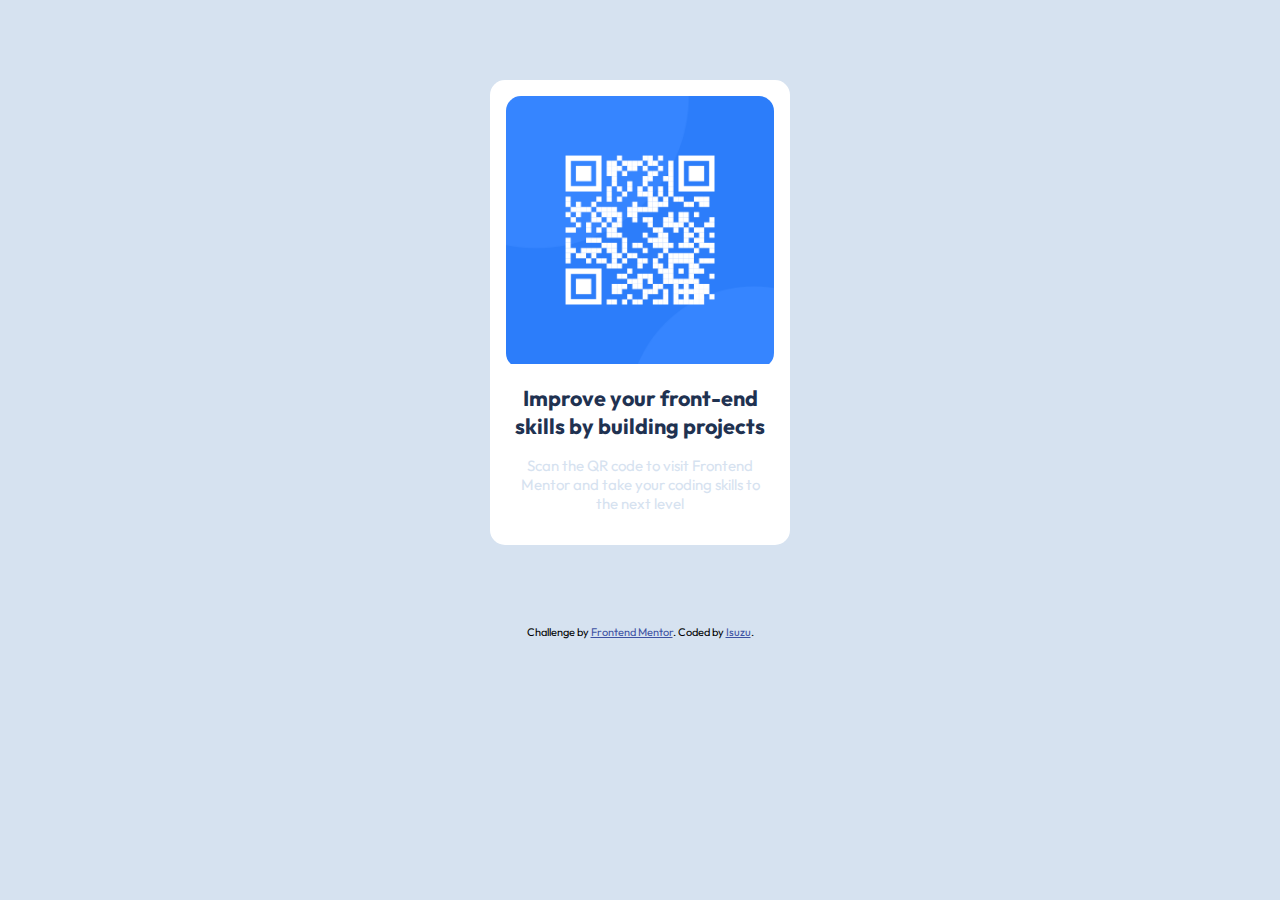
<file: D1 qr-code-component/index.html>
<!DOCTYPE html>
<html lang="en">
<head>
  <meta charset="UTF-8">
  <meta name="viewport" content="width=device-width, initial-scale=1.0">
  <link rel="icon" type="image/png" sizes="32x32" href="./images/favicon-32x32.png">
  <link rel="stylesheet" href="style.css">
  <title>Frontend Mentor | QR code component</title>
  <style>
  .attribution { font-size: 11px; text-align: center; }
  .attribution a { color: hsl(228, 45%, 44%); }
  </style>
</head>
<body>

  <div class="wrapper">
    <div class="qr"><img src="images/image-qr-code.png" alt="" srcset=""></div>
    <div class="desc">
      <h1 class="title">Improve your front-end skills by building projects</h1>
      <p class="subtitle">Scan the QR code to visit Frontend Mentor and take your coding skills to the next level</p>
    </div>
  </div>

  <div class="attribution">
    Challenge by <a href="https://www.frontendmentor.io?ref=challenge" target="_blank">Frontend Mentor</a>. 
    Coded by <a href="https://github.com/Isuzuri">Isuzu</a>.
  </div>
</body>
</html>
</file>
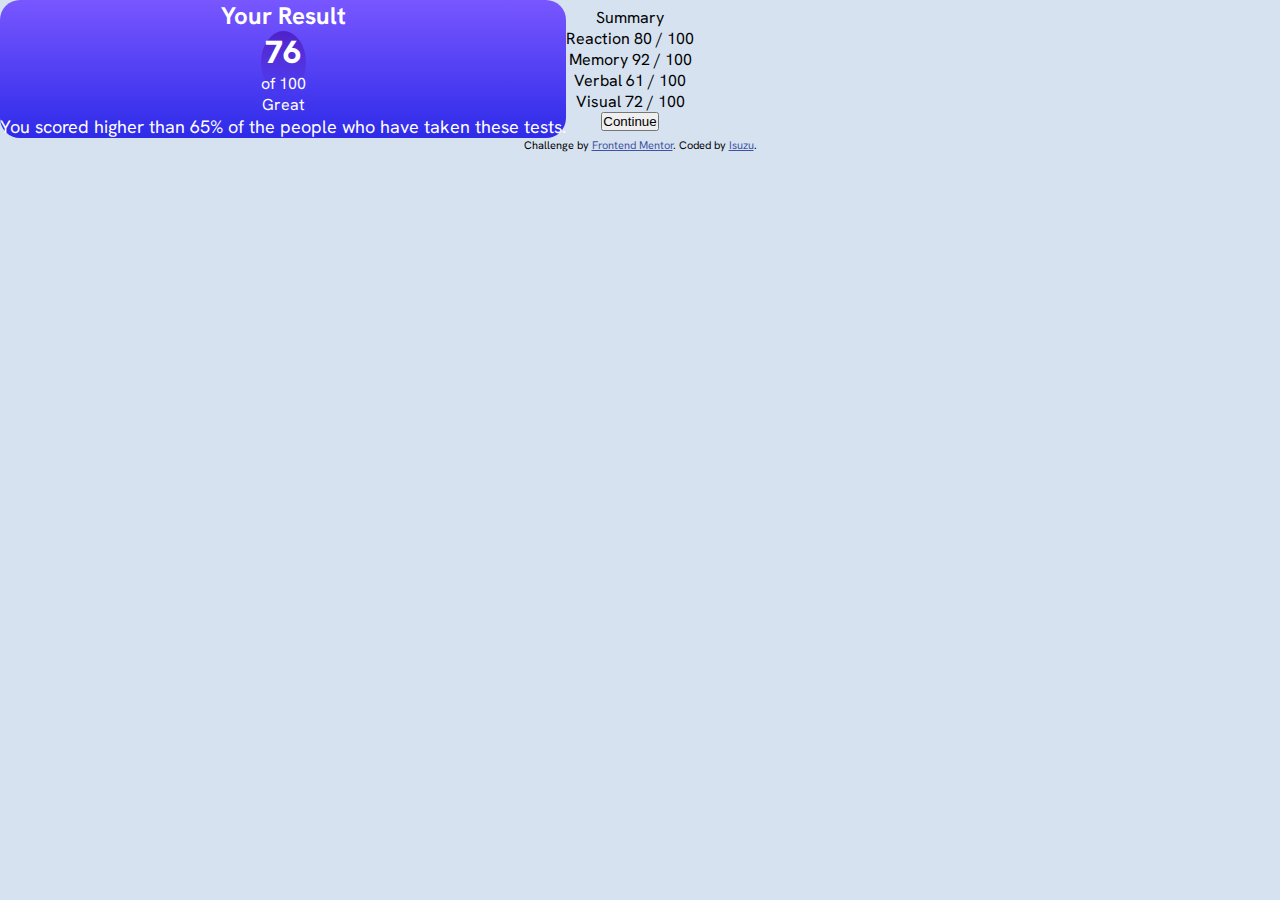
<file: D1 results-summary-component/index.html>
<!DOCTYPE html>
<html lang="en">
<head>
  <meta charset="UTF-8">
  <meta name="viewport" content="width=device-width, initial-scale=1.0"> <!-- displays site properly based on user's device -->
  <link rel="icon" type="image/png" sizes="32x32" href="./assets/images/favicon-32x32.png">
  <link rel="stylesheet" href="./assets/css/style.css">
  <title>Frontend Mentor | Results summary component</title>
  <style>
    .attribution { font-size: 11px; text-align: center; }
    .attribution a { color: hsl(228, 45%, 44%); }
  </style>
</head>
<body>

  <div class="wrap">
    <div class="result-block flex">
      <div class="title">Your Result</div>
      <div class="score"><p>76</p> of 100</div>
      <div class="subtitle">Great</div>
      <p class="desc">You scored higher than 65% of the people who have taken these tests.</p>
    </div>
    
    <div class="result-details flex">
      <div class="title">Summary</div>
      <div class="param red">Reaction 80 / 100</div>
      <div class="param yellow">Memory 92 / 100</div>
      <div class="param green">Verbal 61 / 100</div>
      <div class="param violet">Visual 72 / 100</div>
      <button>Continue</button>
    </div>
  </div>
  
  <div class="attribution">
    Challenge by <a href="https://www.frontendmentor.io?ref=challenge" target="_blank">Frontend Mentor</a>. 
    Coded by <a href="https://github.com/Isuzuri">Isuzu</a>.
  </div>
</body>
</html>
</file>
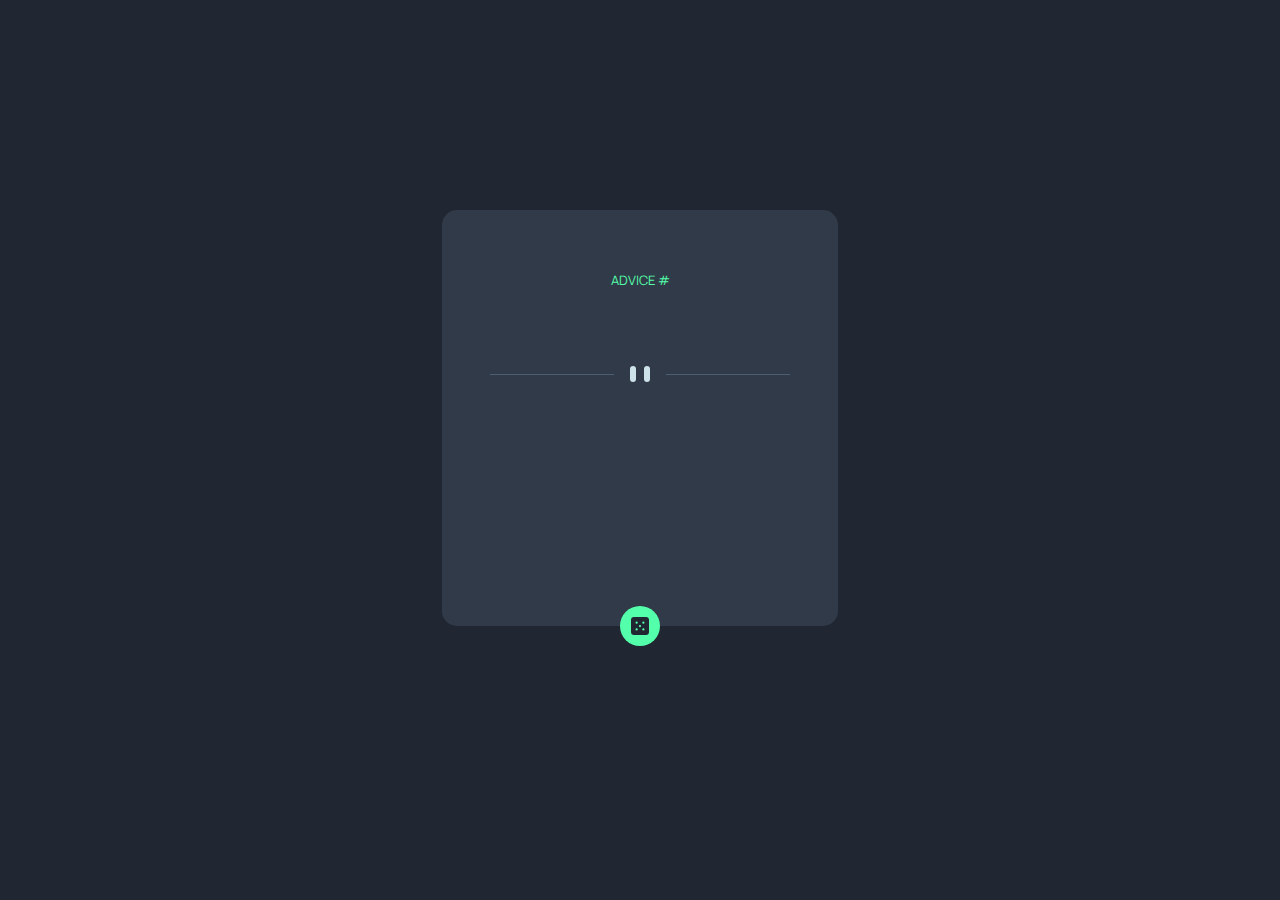
<file: D2 advice-generator-app/index.html>
<!DOCTYPE html>
<html lang="en">
<head>
  <meta charset="UTF-8">
  <meta name="viewport" content="width=device-width, initial-scale=1.0">
  <link rel="icon" type="image/png" sizes="32x32" href="./images/favicon-32x32.png">
  <link rel="preconnect" href="https://fonts.googleapis.com">
  <link rel="preconnect" href="https://fonts.gstatic.com" crossorigin>
  <link href="https://fonts.googleapis.com/css2?family=Manrope:wght@800&display=swap" rel="stylesheet">
  <link rel="stylesheet" href="style.css">
  <title>Frontend Mentor | Advice generator app</title>
</head>
<body>
  <div class="wrap">
    <p>ADVICE #<span id="advice-number"></span></p>
    <div class="desc"></div>
    <div class="divider"></div>
    <button id="generateAdvice"></button>
  </div>
  <script src="script.js"></script>
</body>
</html>
</file>
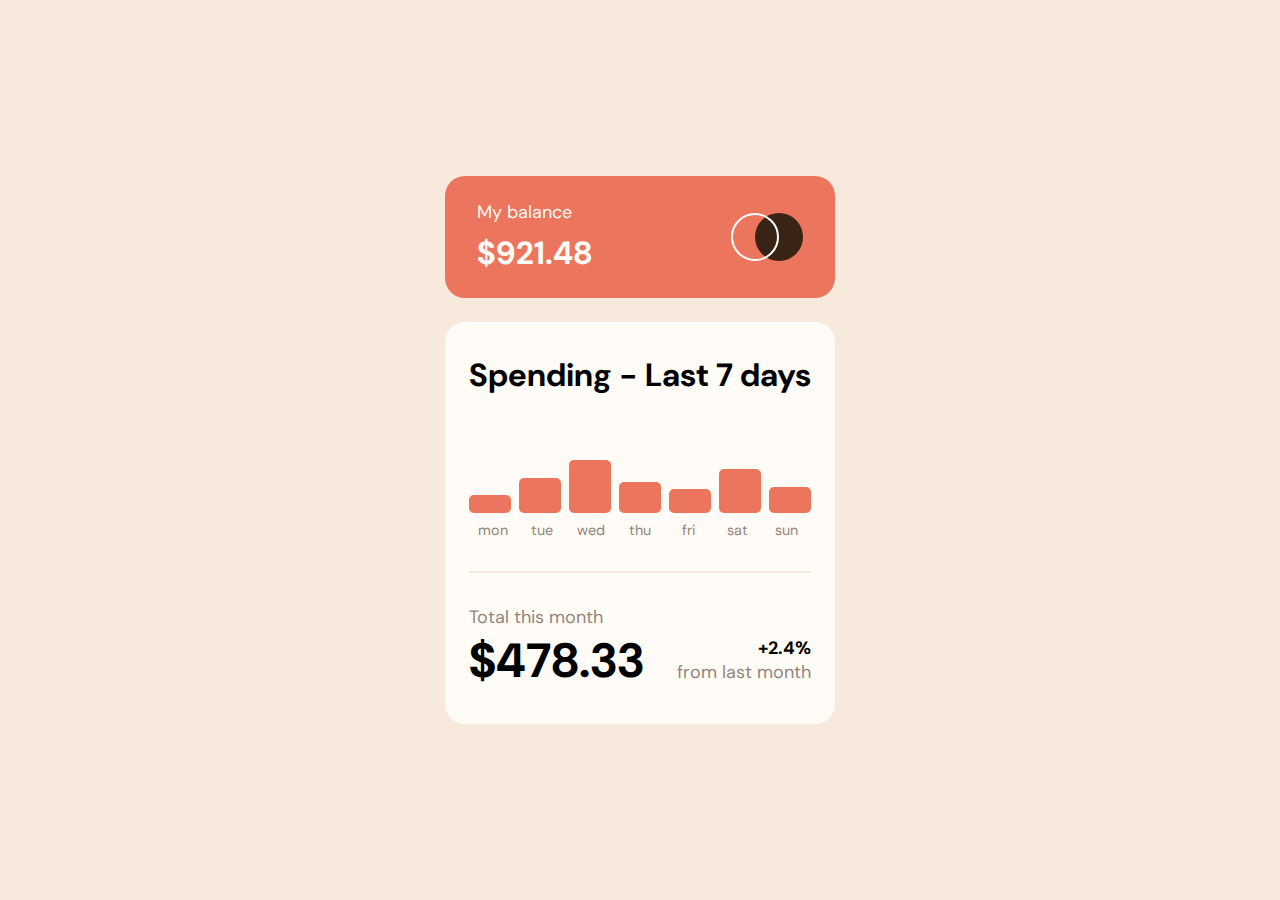
<file: D2 expenses-chart-component-main/index.html>
<!DOCTYPE html>
<html lang="en">
<head>
  <meta charset="UTF-8">
  <meta name="viewport" content="width=device-width, initial-scale=1.0">
  <link rel="icon" type="image/png" sizes="32x32" href="./images/favicon-32x32.png"> 
  <link rel="stylesheet" href="style.css">
  <title>Frontend Mentor | Expenses chart component</title>
</head>
<body>

  <div class="wrap">

    <header>
      <div class="l-side">
        <p>My balance</p>
        <h2>$921.48</h2>
      </div>
      <div class="r-side logo"></div>
    </header>

    <main>
      <h2>Spending - Last 7 days</h2>
      <div class="days">
        <div class="bar"></div>
        <div class="day mini"></div>
      </div>
      <hr>
      <footer>
        <div class="l-side">
          <p>Total this month</p>
          <h1>$478.33</h1>
        </div>
        <div class="r-side">
          <div class="b-bold">+2.4%</div>
          <p>from last month</p>
        </div>
      </footer>
    </main>

  </div>
  <script src="script.js"></script>
</body>
</html>
</file>
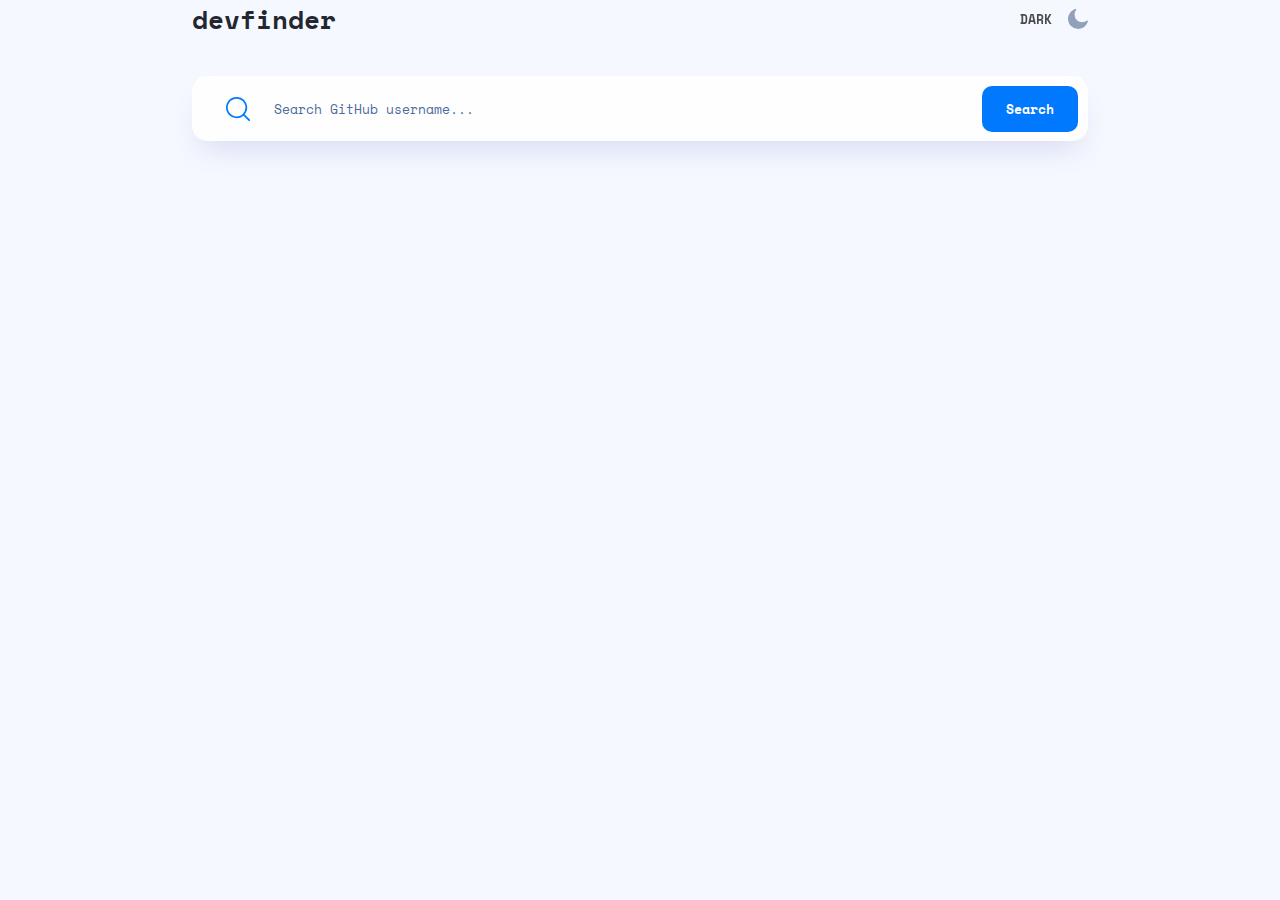
<file: D2 github-user-search-app/index.html>
<!DOCTYPE html>
<html lang="en">
<head>
  <meta charset="UTF-8">
  <meta name="viewport" content="width=device-width, initial-scale=1.0">
  <link rel="icon" type="image/png" sizes="32x32" href="./assets/icon/favicon-32x32.png">
  <link rel="stylesheet" href="assets/style.css">
  <title>Frontend Mentor | GitHub user search app</title>
</head>
<body>
  <div class="wrap">
    <header>
      <h1>devfinder</h1>
      <div class="theme-switch">
        <span>DARK</span>
        <img src="./assets/icon/icon-moon.svg" alt="">
      </div>
    </header>

    <div class="search-field">
      <label for="search-field" class="search-label"></label>
      <input type="text" class="search-input" placeholder="Search GitHub username..." id="search-field">
      <div class="search">
        <span>No Results</span>
        <button>Search</button>
      </div>
    </div>

    <main id="main">
      
    </main>

  </div>
  <script src="assets/script.js"></script>
</body>
</html>
</file>
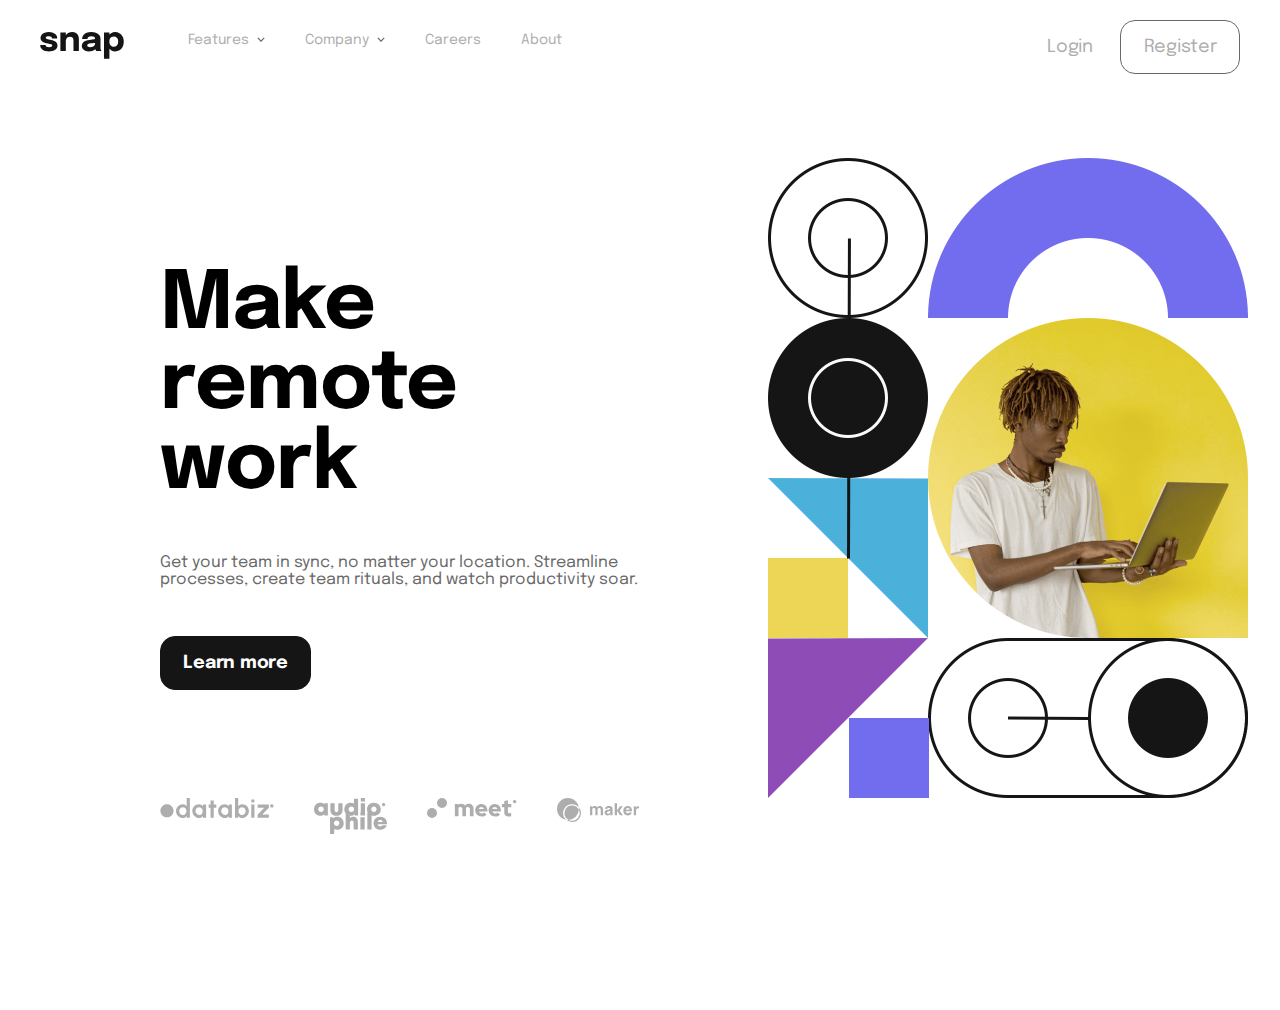
<file: D2 section-with-dropdown/index.html>
<!DOCTYPE html>
<html lang="en">
<head>
  <meta charset="UTF-8">
  <meta name="viewport" content="width=device-width, initial-scale=1.0">
  <link rel="icon" type="image/png" sizes="32x32" href="./images/favicon-32x32.png">
  <title>Intro section with dropdown navigation</title>
  <link rel="stylesheet" href="style.css">
</head>
<body>
  <div class="menu"><img src="images/icon-menu.svg" alt=""></div>
  <header>
    <div class="head-l-side body-s">
      <div class="logo"><img src="images/logo.svg" alt="snap"></div>
      <nav>
        <div class="li-features">Features<img src="images/icon-arrow-down.svg" alt="" class="dropdown-arrow"></div>
        <div class="li-company">Company<img src="images/icon-arrow-down.svg" alt="" class="dropdown-arrow"></div>
        <div class="li-careers">Careers</div>
        <div class="li-about">About</div>
      </nav>
    </div>
    <div class="head-r-side">
      <button id="login-btn">Login</button>
      <button id="register-btn">Register</button>
    </div>
  </header>

  <main>
    <div class="main-l-side">
      <h1 class="title">Make remote work</h1>
      <p class="desc doby-m">Get your team in sync, no matter your location. Streamline processes, create team rituals, and watch productivity soar.</p>
      <button id="learn-more-btn">Learn more</button>
      <div class="companys">
        <div class="databiz-logo"><img src="images/client-databiz.svg" alt="databiz"></div>
        <div class="audio-logo"><img src="images/client-audiophile.svg" alt="audiophile"></div>
        <div class="meet-logo"><img src="images/client-meet.svg" alt="meet"></div>
        <div class="maker-logo"><img src="images/client-maker.svg" alt="maker"></div>
      </div>
    </div>
    <div class="main-r-side">
      <img src="./images/image-hero-desktop.png" alt="">
    </div>
  </main>

<script src="script.js"></script>
</body>
</html>
</file>
<file: D1 qr-code-component/style.css>
@import url('https://fonts.googleapis.com/css2?family=Outfit:wght@400;700&display=swap');

* {
    box-sizing: border-box;
    margin: 0;
    padding: 0;
}

body {
    background-color: hsl(212, 45%, 89%);
    font-family: Outfit;
}

.wrapper {
    width: 300px;
    margin: 5rem auto;
    display: flex;
    flex-direction: column;
    padding: 1rem;
    border-radius: 15px;
    background-color: white;
}

.qr {
    border-radius: 15px;
    overflow: hidden;
}

.qr img {
    width: 100%;
}

.desc {
    text-align: center;
}

.title {
    margin: 1rem 0.5rem;
    font-size: 1.35rem;
    font-weight: 700;
    color: hsl(218, 44%, 22%);
}

.subtitle {
    margin: 1rem 0.5rem;
    font-size: 15px;
    font-weight: 400;
    color: hsl(212, 45%, 89%);
}
</file>
<file: D1 results-summary-component/assets/css/style.css>
@import url("https://fonts.googleapis.com/css2?family=Hanken+Grotesk:wght@500;700;800&display=swap");
* {
  box-sizing: border-box;
  margin: 0;
  padding: 0;
}

body {
  background-color: hsl(212deg, 45%, 89%);
  font-family: Hanken Grotesk;
}

p {
  font-size: 1.125rem;
}

.wrap {
  display: flex;
  border-radius: 20px;
}

.flex {
  display: flex;
  flex-direction: column;
  justify-content: center;
  align-items: center;
}

.result-block {
  background: linear-gradient(hsl(252deg, 100%, 67%) 0%, hsl(241deg, 81%, 54%) 100%);
  border-radius: 20px;
  color: white;
}
.result-block .title {
  font-size: 1.5rem;
  font-weight: 700;
}
.result-block .score {
  text-align: center;
  border-radius: 50%;
  background: linear-gradient(hsl(256deg, 72%, 46%) 0%, hsla(241deg, 72%, 46%, 0) 100%);
}
.result-block .score p {
  font-size: 2rem;
  font-weight: 800;
}/*# sourceMappingURL=style.css.map */
</file>
<file: D2 advice-generator-app/style.css>
:root {
    --neon-green: #53FFAA;
    --light-cyan: #CEE3E9;
    --grayish-blue: #4F5D74;
    --dark-grayish-blue: #313A48;
    --dark-blue: #202733;
}

body {
    font-family: 'Manrope', sans-serif;
    background-color: var(--dark-blue);
}

.wrap {
    position: relative;
    display: flex;
    flex-direction: column;
    align-items: center;

    margin: 0 auto;
    margin-top: calc(50vh - 240px);

    max-width: 300px;
    min-height: 320px;

    padding: 3rem;

    border-radius: 15px;

    background-color: var(--dark-grayish-blue);
}

p {
    font-size: 13px;
    color: var(--neon-green);
}

.desc {
    min-height: 60%;
    max-height: fit-content;
    margin-top: 1.5rem;

    text-align: center;
    font-size: 28px;

    color: var(--light-cyan);
}

.divider {
    width: 100%;
    height: 1rem;
    margin-top: 2.5rem;

    background-image: url(./images/pattern-divider-desktop.svg);
    background-position-x: center;
    background-size: cover;
    background-repeat: no-repeat;
}

button {
    position: absolute;
    bottom: -20px;
    left: calc(50% - 20px);

    width: 40px;
    height: 40px;

    border: none;
    border-radius: 50%;

    background-color: var(--neon-green);

    background-image: url(./images/icon-dice.svg);
    background-size: 18px;
    background-position: center;
    background-repeat: no-repeat;

    cursor: pointer;

    transition: box-shadow 0.3s ease-in-out;
}

button:hover {
    box-shadow: 0px 0px 40px var(--neon-green);
}
</file>
<file: D2 expenses-chart-component-main/style.css>
@import url("https://fonts.googleapis.com/css2?family=DM+Sans:wght@400;700&display=swap");
@import url(variables.css);
@import url(typography.css);
* {
  margin: 0;
  padding: 0;
}

body {
  font-family: "DM Sans", sans-serif;
  background-color: var(--cream-BG);
}

.wrap {
  display: flex;
  flex-direction: column;
  justify-content: center;
  width: -webkit-max-content;
  width: -moz-max-content;
  width: max-content;
  height: 100vh;
  margin: auto;
}

header {
  display: flex;
  justify-content: space-between;
  align-items: center;
  padding: 1.5rem 2rem;
  background-color: var(--red);
  border-radius: 20px;
  color: var(--card-white);
}
header .l-side h2 {
  margin-top: 0.5rem;
}
header .r-side {
  width: 4.5rem;
  height: 3rem;
  background-image: url(images/logo.svg);
  background-repeat: no-repeat;
  background-size: cover;
}

main {
  display: flex;
  flex-direction: column;
  margin-top: 1.5rem;
  padding: 2rem 1.5rem;
  border-radius: 20px;
  background-color: var(--card-white);
}
main .days {
  display: flex;
  flex-direction: column;
  margin-top: 4rem;
}
main .days > div {
  display: flex;
  justify-content: space-around;
}
main .days > div > div {
  width: 14.2857142857%;
  text-align: center;
}
main .days .bar {
  display: flex;
  justify-content: space-between;
  align-items: flex-end;
  gap: 0.5rem;
  height: 100%;
}
main .days .bar > div {
  width: 100%;
  background-color: var(--red);
  border-radius: 5px;
  transition: 0.2s;
  cursor: pointer;
}
main .days .bar > div:hover {
  background-color: #FF9B86;
}
main .days .day {
  margin-top: 0.5rem;
  color: var(--medium-brown);
}
main hr {
  margin-top: 2rem;
  border: 1px solid var(--cream-BG);
}
main footer {
  display: flex;
  justify-content: space-between;
  align-items: flex-end;
  margin-top: 2rem;
}
main footer p {
  color: var(--medium-brown);
}
main footer .r-side {
  text-align: right;
  padding-bottom: 0.5rem;
}

.tooltip {
  position: absolute;
  padding: 1rem;
  border-radius: 5px;
  background-color: var(--dark-brown);
  color: var(--card-white);
}/*# sourceMappingURL=style.css.map */
</file>
<file: D2 github-user-search-app/assets/style.css>
@import url(typography.css);
body {
  transition: 0.5s;
}

.wrap {
  display: flex;
  flex-direction: column;
  margin: auto;
  width: 70vw;
}

.search-field {
  display: flex;
  align-items: center;
  margin-top: 2.4rem;
  padding: 0.6rem;
  border-radius: 15px;
  box-shadow: 0px 16px 30px -10px rgba(70, 96, 187, 0.2);
  background-color: var(--white);
}
.search-field .search-label {
  display: inline-block;
  width: 1.5rem;
  height: 1.5rem;
  margin: 0.5rem 1.5rem;
  background-image: url(./icon/icon-search.svg);
  background-repeat: no-repeat;
  background-size: cover;
}
.search-field input {
  flex-grow: 1;
  outline: none;
  border: none;
  background-color: inherit;
  color: inherit;
}
.search-field input::-moz-placeholder {
  color: var(--coral-blue);
}
.search-field input:-ms-input-placeholder {
  color: var(--coral-blue);
}
.search-field input::placeholder {
  color: var(--coral-blue);
}
.search-field .search {
  position: relative;
}
.search-field .search button {
  padding: 0.8rem 1.5rem;
  font-weight: 700;
  border: none;
  border-radius: 10px;
  background-color: var(--blue);
  color: #FFFFFF;
  transition: background-color 0.2s;
  cursor: pointer;
}
.search-field .search button:hover {
  background-color: var(--blue-hover);
}
.search-field .search span {
  opacity: 0;
  position: absolute;
  top: calc(50% - 12.5px);
  left: -6.5rem;
  font-weight: 700;
  color: var(--red);
  transition: opacity 0.5s;
}
.search-field .search span.no-results {
  opacity: 1;
}

header {
  display: flex;
  justify-content: space-between;
}
header h1 {
  color: #222731;
}
header .theme-switch {
  display: flex;
  gap: 1rem;
  align-items: center;
  transition: 0.2s;
  cursor: pointer;
  filter: opacity(0.7);
}
header .theme-switch:hover {
  filter: opacity(1);
}
header .theme-switch span {
  font-size: 0.8rem;
  font-weight: 700;
}

main {
  display: flex;
  flex-direction: column;
  gap: 2rem;
  margin-top: 1.5rem;
  padding: 3rem;
  border-radius: 15px;
  background-color: var(--white);
  opacity: 0;
}
main.show {
  opacity: 1;
}
main .main-info {
  display: flex;
  align-items: flex-start;
}
main .main-info .avatar {
  width: 20%;
  padding-right: 1.5rem;
}
main .main-info .avatar img {
  width: 100%;
  border-radius: 50%;
  border: 0.5px solid var(--blue);
}
main .main-info .info {
  position: relative;
  width: 80%;
}
main .main-info .info h3 {
  color: var(--blue);
}
main .main-info .info h4 {
  position: absolute;
  top: 0.5rem;
  right: 0.5rem;
  color: var(--gray);
}
main .main-info .info p {
  margin-top: 1.4rem;
}
main .repo, main .link {
  display: flex;
  width: 80%;
  margin-left: 20%;
}
main .repo {
  justify-content: space-evenly;
  background-color: var(--gray-white);
  padding: 1rem 0;
  border-radius: 10px;
}
main .repo h4 {
  color: var(--coral-blue);
}
main .repo h1 {
  color: var(--smooth-black);
}
main .link {
  justify-content: space-evenly;
  flex-wrap: wrap;
  color: var(--coral-blue);
}
main .link > div {
  display: flex;
  gap: 1.2rem;
  margin-top: 1.5rem;
  width: 50%;
}
main .link > div img {
  height: 25px;
}

a {
  color: inherit;
  text-decoration: none;
}
a:hover {
  text-decoration: underline;
}

.not-available {
  opacity: 0.7;
}

.dark {
  background-color: var(--black);
  color: var(--white);
  transition: 0.3s;
}
.dark header h1 {
  color: inherit;
}
.dark .wrap > div, .dark main {
  background-color: var(--dark-coral-blue);
}
.dark .theme-switch {
  color: var(--white);
}
.dark .theme-switch:hover {
  color: var(--gray-white);
}
.dark p {
  color: var(--white);
}
.dark .repo {
  background-color: var(--black);
}
.dark .repo * {
  color: var(--white);
}

@media (max-width: 1024px) {
  body {
    padding: 1rem;
    font-size: 11px;
  }
  .wrap {
    width: 100%;
  }
  main .main-info .info h4 {
    position: relative;
    top: 0;
    right: 0;
  }
  main .repo, main .link {
    flex-wrap: nowrap;
    width: 100%;
    margin: 0;
  }
  main .link {
    flex-direction: column;
  }
}/*# sourceMappingURL=style.css.map */
</file>
<file: D2 section-with-dropdown/style.css>
@import url(typography.css);
@import url(variables.css);
* {
  box-sizing: border-box;
  padding: 0;
  margin: 0;
  font-family: inherit;
}

body {
  overflow-y: hidden;
}

ol, ul {
  list-style: none;
}

button {
  padding: 0.75rem 1.4rem;
  border: transparent 1px solid;
  border-radius: 15px;
  background-color: white;
  color: var(--light-grey);
  transition: 0.2s;
  cursor: pointer;
}
button:hover {
  color: var(--black);
}
button#register-btn {
  border: var(--medium-grey) 1px solid;
}
button#register-btn:hover {
  border-color: var(--black);
}

.menu {
  display: none;
}

header {
  display: flex;
  justify-content: space-between;
  align-items: center;
  padding: 1.25rem 2.5rem;
  color: var(--light-grey);
}
header .head-l-side {
  display: flex;
  gap: 4rem;
}
header .head-l-side nav {
  display: flex;
  gap: 2.5rem;
}
header .head-l-side nav img {
  width: 8px;
  margin-left: 0.5rem;
  vertical-align: middle;
}
header .head-l-side nav > div {
  transition: 0.2s;
  cursor: pointer;
}
header .head-l-side nav > div:hover {
  color: var(--black);
}
header .head-l-side nav > div:hover > img {
  filter: drop-shadow(0px 0px 0px var(--black));
}

main {
  display: flex;
  gap: 6rem;
  padding: 4rem 8rem;
}
main .main-l-side {
  padding: 6.75rem 2rem;
}
main .main-l-side .title, main .main-l-side .desc {
  margin-bottom: 3rem;
}
main .main-l-side .desc {
  color: var(--medium-grey);
}
main .main-l-side #learn-more-btn {
  margin-bottom: 6.75rem;
  font-weight: 700;
  background-color: var(--black);
  border: 1px solid var(--black);
  color: white;
}
main .main-l-side #learn-more-btn:hover {
  background-color: white;
  color: var(--black);
}
main .main-l-side .companys {
  display: flex;
  gap: 2.5rem;
}
main .main-r-side img {
  max-width: 480px;
}

.dropdown {
  display: none;
  position: absolute;
  width: -webkit-fit-content;
  width: -moz-fit-content;
  width: fit-content;
  padding: 1.5rem;
  border-radius: 10px;
  background-color: white;
  filter: drop-shadow(0px 10px 40px var(--black));
  color: var(--medium-grey);
}
.dropdown ul {
  display: flex;
  flex-direction: column;
  gap: 1rem;
}
.dropdown ul li {
  transition: 0.1s;
}
.dropdown ul li:hover {
  color: var(--light-purple);
}
.dropdown .features-icon {
  width: 14px;
  vertical-align: middle;
  margin-right: 1rem;
}

.dropdown-mobile {
  display: block;
  position: relative;
  filter: none;
  padding: 0 0 0 0.5rem;
}

@media (max-width: 640px) {
  body {
    overflow-y: visible;
  }
  button {
    display: block;
    width: 100%;
  }
  .menu {
    display: block;
    margin: 1rem;
    text-align: end;
  }
  .menu img {
    cursor: pointer;
  }
  header {
    position: fixed;
    top: 0;
    right: -100vw;
    width: -webkit-max-content;
    width: -moz-max-content;
    width: max-content;
    height: 100vh;
    flex-direction: column;
    justify-content: flex-start;
    align-items: flex-start;
    padding: 1rem;
    background-color: white;
  }
  header div, header nav {
    flex-direction: column;
    align-items: flex-start;
  }
  header .head-l-side nav {
    gap: 1rem;
  }
  main {
    flex-direction: column;
    align-items: center;
    padding: 1rem;
    text-align: center;
    gap: 3rem;
  }
  main .main-l-side {
    padding: 0;
  }
  main .main-l-side .title {
    margin-bottom: 1rem;
  }
  main .main-l-side .desc {
    margin-bottom: 1.5rem;
    color: var(--medium-grey);
  }
  main .main-l-side #learn-more-btn {
    width: 30%;
    margin: 0 auto;
    margin-bottom: 3rem;
  }
  main .main-l-side .companys {
    display: flex;
    justify-content: center;
    gap: 1.75rem;
  }
  main .main-r-side img {
    max-width: 480px;
  }
}/*# sourceMappingURL=style.css.map */
</file>
